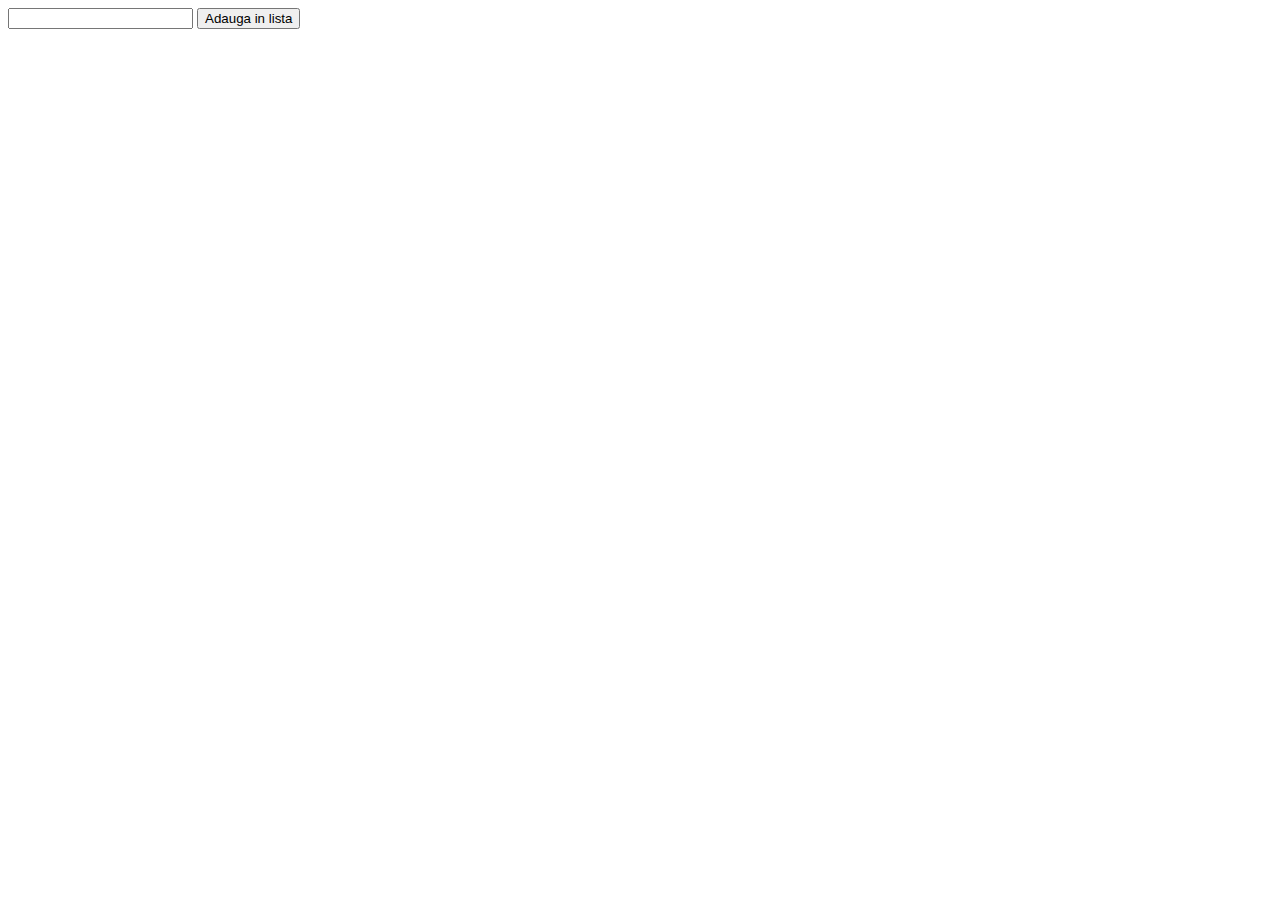
<file: exercises DOM/index.html>
<!DOCTYPE html>
<html lang="en">
  <head>
    <meta charset="UTF-8" />
    <meta http-equiv="X-UA-Compatible" content="IE=edge" />
    <meta name="viewport" content="width=device-width, initial-scale=1.0" />
    <title>Document</title>
    <script defer src="./ex1.js"></script>
  </head>
  <body>
    <input type="text" id="shopInput" name="input" />
    <button type="submit" id="submit">Adauga in lista</button>
    <ol id="shoppingList"></ol>
  </body>
</html>
</file>
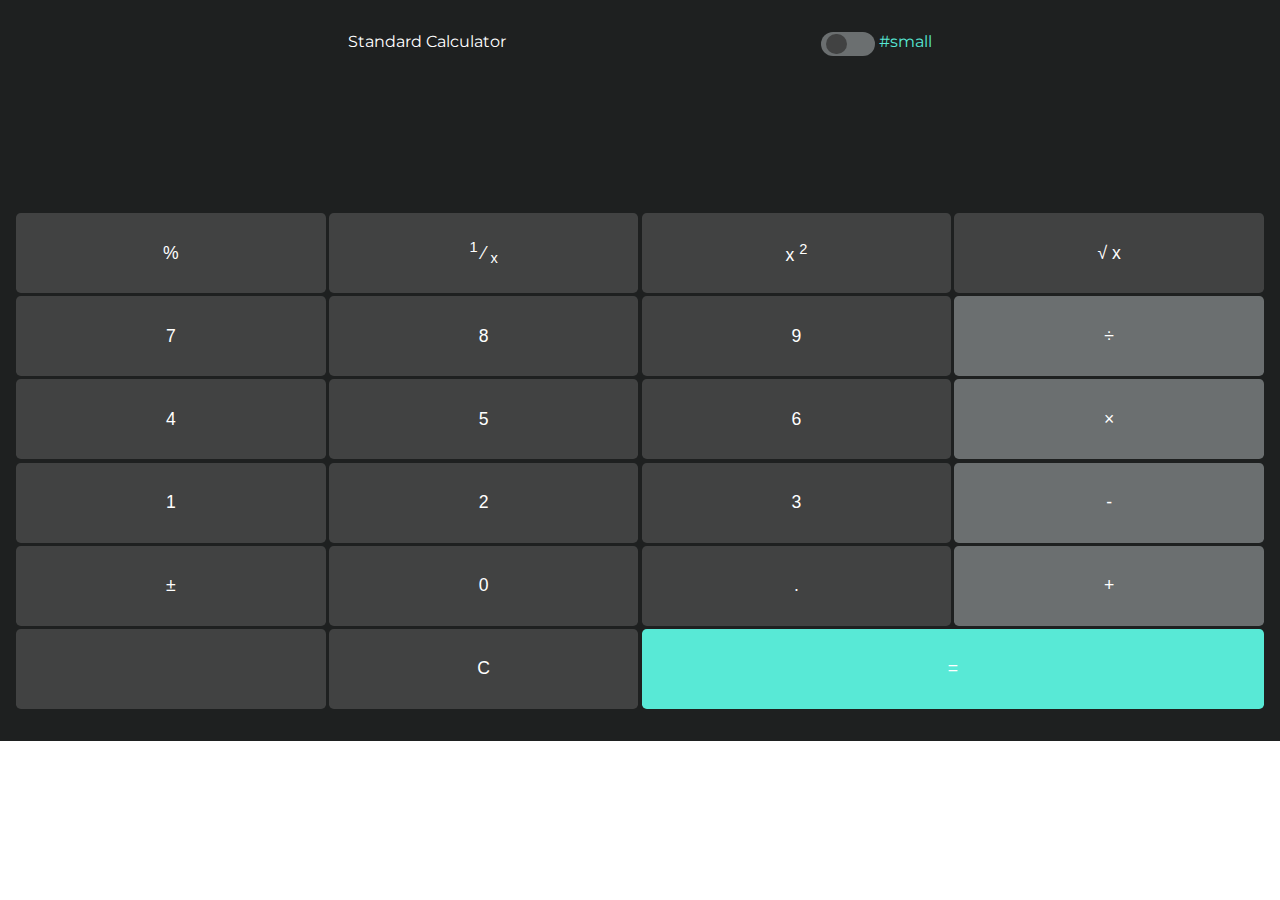
<file: homework session 22/index.html>
<!DOCTYPE html>
<html lang="en">
  <head>
    <meta charset="UTF-8" />
    <meta http-equiv="X-UA-Compatible" content="IE=edge" />
    <meta name="viewport" content="width=device-width, initial-scale=1.0" />
    <title>Calculator</title>
    <link rel="stylesheet" href="./styles.css" />
    <link rel="stylesheet" href="./slider.css" />
    <link rel="preconnect" href="https://fonts.googleapis.com" />
    <link rel="preconnect" href="https://fonts.gstatic.com" crossorigin />
    <link
      href="https://fonts.googleapis.com/css2?family=Montserrat:ital,wght@0,100;0,200;0,300;0,400;0,500;0,600;0,700;1,100;1,200;1,300;1,400;1,500;1,600&display=swap"
      rel="stylesheet"
    />
    <link
      rel="stylesheet"
      href="https://cdnjs.cloudflare.com/ajax/libs/font-awesome/6.4.0/css/all.min.css"
      integrity="sha512-iecdLmaskl7CVkqkXNQ/ZH/XLlvWZOJyj7Yy7tcenmpD1ypASozpmT/E0iPtmFIB46ZmdtAc9eNBvH0H/ZpiBw=="
      crossorigin="anonymous"
      referrerpolicy="no-referrer"
    />
    <script defer src="./calculator.js"></script>
  </head>
  <body>
    <header>
      <nav class="switch-flex">
        <div>
          <i class="fa fa-calculator" aria-hidden="true"></i> Standard
          Calculator
        </div>
        <div>
          <label class="switch">
            <input id="toggle-switch" type="checkbox" />
            <span class="slider round"></span>
          </label>
          <span class="toggle">#small</span>
        </div>
      </nav>
    </header>
    <section id="calculator">
      <div id="memory">&nbsp;</div>
      <div class="input-group">
        <input type="number" id="calculator-input" />
      </div>
      <div id="operand">
        <div id="grid-container">
          <button>%</button>
          <button id="divx"><sup>1</sup> &#8260; <sub>x</sub></button>
          <button id="pow">x <sup> 2</sup></button>
          <button id="sqrt">&radic; x</button>

          <button id="7">7</button>
          <button id="8">8</button>
          <button id="9">9</button>
          <button id="div" class="operations">&divide;</button>

          <button id="4">4</button>
          <button id="5">5</button>
          <button id="6">6</button>
          <button id="multiply" class="operations">&times;</button>

          <button id="1">1</button>
          <button id="2">2</button>
          <button id="3">3</button>
          <button id="minus" class="operations">-</button>

          <button>&pm;</button>
          <button id="0">0</button>
          <button>.</button>
          <button id="plus" class="operations">+</button>

          <button id="del-button">
            <i class="fa-solid fa-delete-left"></i>
          </button>
          <button id="c-button">C</button>
          <button id="equal" class="span-2 equal">=</button>
        </div>
      </div>
    </section>
  </body>
</html>
</file>
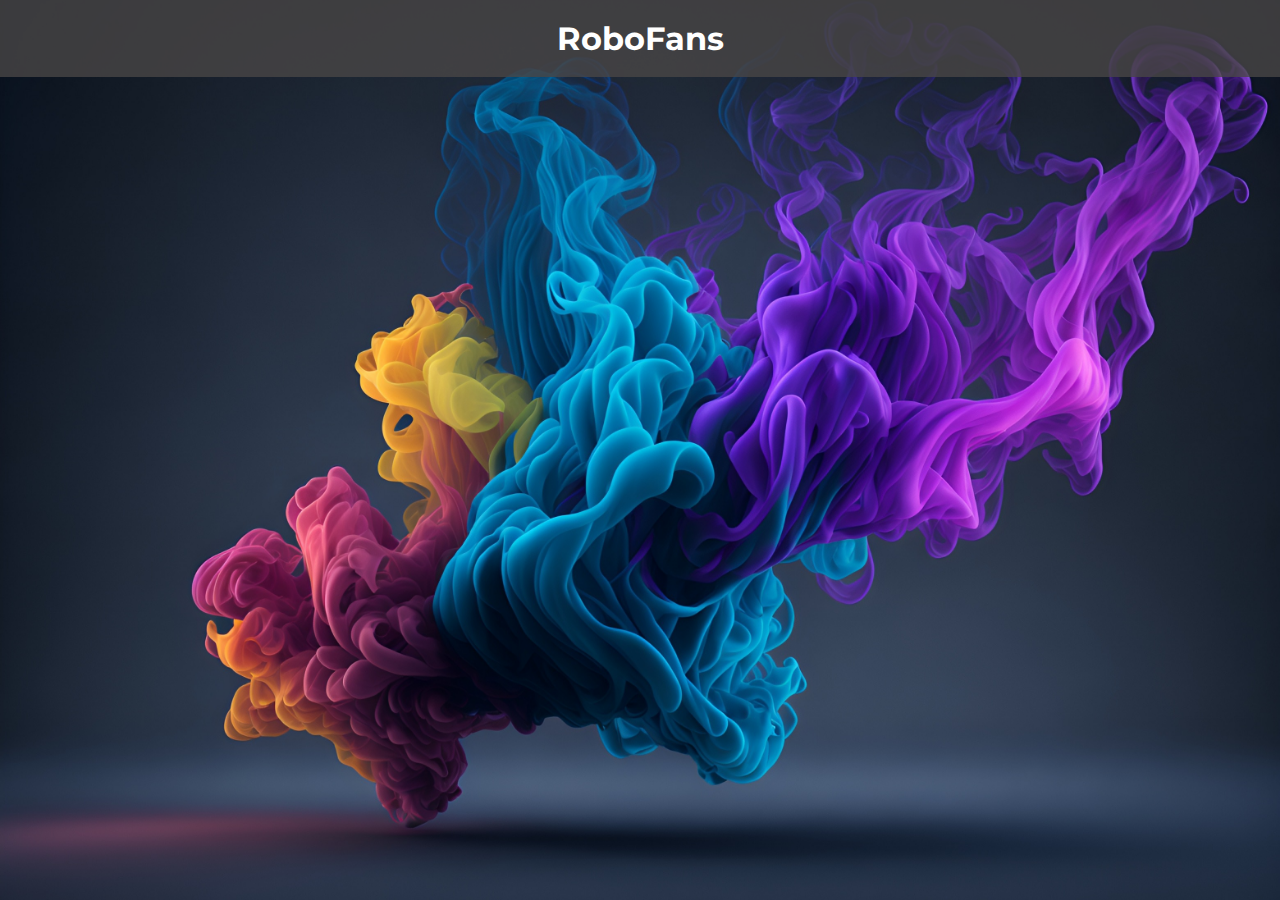
<file: homework session 23/index.html>
<!DOCTYPE html>
<html lang="en">
  <head>
    <meta charset="UTF-8" />
    <meta http-equiv="X-UA-Compatible" content="IE=edge" />
    <meta name="viewport" content="width=device-width, initial-scale=1.0" />
    <title>RoboFans</title>
    <link rel="stylesheet" href="./styles.css" />
    <link rel="preconnect" href="https://fonts.googleapis.com" />
    <link rel="preconnect" href="https://fonts.gstatic.com" crossorigin />
    <link
      href="https://fonts.googleapis.com/css2?family=Montserrat:ital,wght@0,100;0,200;0,300;0,400;0,500;0,600;0,700;1,100;1,200;1,300;1,400;1,500;1,600&display=swap"
      rel="stylesheet"
    />
    <link
      rel="stylesheet"
      href="https://cdnjs.cloudflare.com/ajax/libs/font-awesome/6.4.0/css/all.min.css"
      integrity="sha512-iecdLmaskl7CVkqkXNQ/ZH/XLlvWZOJyj7Yy7tcenmpD1ypASozpmT/E0iPtmFIB46ZmdtAc9eNBvH0H/ZpiBw=="
      crossorigin="anonymous"
      referrerpolicy="no-referrer"
    />
    <script defer src="./fetchApi.js"></script>
  </head>
  <body>
    <div class="loader-container">
      <div class="spinner"></div>
    </div>
    <header>
      <h1>RoboFans</h1>
    </header>
    <section></section>
  </body>
</html>
</file>
<file: homework session 22/styles.css>
:root {
  --dark-color: #1e2020;
  --accent-light-color: #414242;
  --click-light-color: rgb(107, 111, 112);
  --writing-color: white;
  --writing-dark-color: rgb(206, 203, 203);
  --link-color: rgb(88, 233, 214);
  --width: 350px;
}
* {
  margin: 0;
  padding: 0;
  box-sizing: border-box;
}

body {
  font-family: 'Montserrat', sans-serif;
  overflow-x: hidden;
}
.body-size {
  width: 380px;
  margin-left: auto;
  margin-right: auto;
}

a {
  color: var(--link-color);
  text-decoration: none;
}
.span-2 {
  grid-column: span 2;
}

header nav {
  display: flex;
  padding: 2rem;
  flex-wrap: wrap;
  justify-content: space-evenly;
  background-color: var(--dark-color);
  color: var(--writing-color);
}
section {
  background-color: var(--dark-color);
  height: 100%;
}
section #memory {
  display: flex;
  justify-content: flex-end;
  color: var(--writing-dark-color);
  height: 1rem;
  margin: 0 2rem 1rem;
}
section .input-group {
  display: flex;
  justify-content: center;
}
section .input-group input {
  width: 100%;
  padding: 1rem;
  font-size: 2.5rem;
  margin: 0 1rem;
  text-align: right;
  background-color: var(--dark-color);
  color: var(--writing-color);
  border: none;
}
section #operand {
  padding-bottom: 1rem;
}
section #operand #grid-container {
  display: grid;
  grid-template-columns: repeat(4, 1fr);
  gap: 0.2rem;
  margin: 1rem;
  grid-template-rows: repeat(6, 5rem);
}
section #grid-container button {
  border-radius: 0.3rem;
  outline: none;
  border: none;
  background-color: var(--accent-light-color);
  color: var(--writing-color);
  font-size: 1.1rem;
}
section #grid-container button:hover {
  background: linear-gradient(
    var(--accent-light-color),
    var(--click-light-color)
  );
}
section #grid-container .equal {
  background-color: var(--link-color);
}
section #grid-container .equal:hover {
  background: linear-gradient(var(--click-light-color), var(--link-color));
}
section #grid-container .operations {
  background-color: var(--click-light-color);
}
</file>
<file: homework session 22/slider.css>
.switch {
  position: relative;
  display: inline-block;
  width: 3.4rem;
  height: 1.5rem;
}

/* Hide default HTML checkbox */
.switch input {
  opacity: 0;
  width: 0;
  height: 0;
}

/* The slider */
.slider {
  position: absolute;
  cursor: pointer;
  top: 0;
  left: 0;
  right: 0;
  bottom: 0;
  background-color: var(--click-light-color);
  -webkit-transition: 0.4s;
  transition: 0.4s;
}

.slider:before {
  position: absolute;
  content: '';
  height: 1.3rem;
  width: 1.3rem;
  left: 0.3rem;
  bottom: 0.1rem;
  background-color: var(--accent-light-color);
  -webkit-transition: 0.5s;
  transition: 0.5s;
}

input:checked + .slider {
  background-color: var(--link-color);
}

input:focus + .slider {
  box-shadow: 0 0 1px var(--link-color);
}

input:checked + .slider:before {
  -webkit-transform: translateX(1.5rem);
  -ms-transform: translateX(1.5rem);
  transform: translateX(1.5rem);
}

/* Rounded sliders */
.slider.round {
  border-radius: 2rem;
}

.slider.round:before {
  border-radius: 50%;
}

.toggle {
  color: var(--link-color);
}
</file>
<file: homework session 23/styles.css>
:root {
  --header-color: rgba(73, 70, 70, 0.8);
  --title-color: white;
  --robot-color: #1e2020;
  --writing-color: rgb(136, 133, 133);
  --robot-border: rgba(67, 68, 68, 0.725);
}
* {
  margin: 0;
  padding: 0;
  box-sizing: border-box;
}

body {
  font-family: 'Montserrat', sans-serif;
  overflow-x: hidden;
  background-image: url('bg.jpg');
  background-repeat: no-repeat;
  background-size: cover;
  background-attachment: fixed;
  background-position: center;
}
.opacity-50 {
  opacity: 0.5;
}
.margin-right-1 {
  margin-right: 0.2rem;
}
.margin-bottom-1 {
  margin-bottom: 0.5rem;
}

header {
  background-color: var(--header-color);
  text-align: center;
  padding: 1.2rem;
  color: var(--title-color);
  margin-bottom: 2rem;
}
section {
  margin: 1rem;
  display: grid;
  grid-template-columns: repeat(4, 1fr);
  gap: 1rem;
  justify-items: center;
}
section .robot {
  background-color: var(--robot-color);
  width: 18rem;
  padding: 1rem;
  border: 1px solid var(--robot-border);
  border-radius: 0.5rem;
  box-shadow: 4.5px 4.5px 3.6px rgba(0, 0, 0, 0.073),
    12.5px 12.5px 10px rgba(0, 0, 0, 0.105),
    30.1px 30.1px 24.1px rgba(0, 0, 0, 0.137),
    100px 100px 80px rgba(0, 0, 0, 0.21);
}
section .robot .avatar img {
  width: 14rem;
  margin-bottom: 1rem;
}
section .robot .electric {
  width: 15rem;
  height: 4rem;
  background-image: url('./wave.png');
  background-repeat: no-repeat;
  background-size: contain;
}
section .robot:hover .electric {
  width: 15rem;
  height: 4rem;
  background-image: url('./wave-on.png');
  background-repeat: no-repeat;
  background-size: contain;
}
section .robot .description {
  color: var(--writing-color);
}
section .robot .description p {
  margin: 0.2rem 0rem;
  font-size: 0.9rem;
  /* white-space: nowrap;
  overflow: hidden;
  text-overflow: ellipsis; */
}
section .robot .description p .full-name {
  color: #dd92cd;
}
section .robot .description p .email {
  color: #e4c778;
}
section .robot .description p .user {
  color: #5ce3f5;
}
section .robot .description p .country {
  color: #8b3df1;
}
section .robot .description p .city {
  color: #fab3fa;
}
section .robot .description p .job {
  color: #5271fd;
}
section .robot .action {
  padding-top: 0.5rem;
  display: flex;
  flex-direction: row;
  justify-content: center;
  gap: 1rem;
}
section .robot .chat {
  color: #5ce3f5;
  text-decoration: none;
  font-size: 0.9rem;
}
section .robot .friend {
  color: #fab3fa;
  text-decoration: none;
  font-size: 0.9rem;
}
</file>
